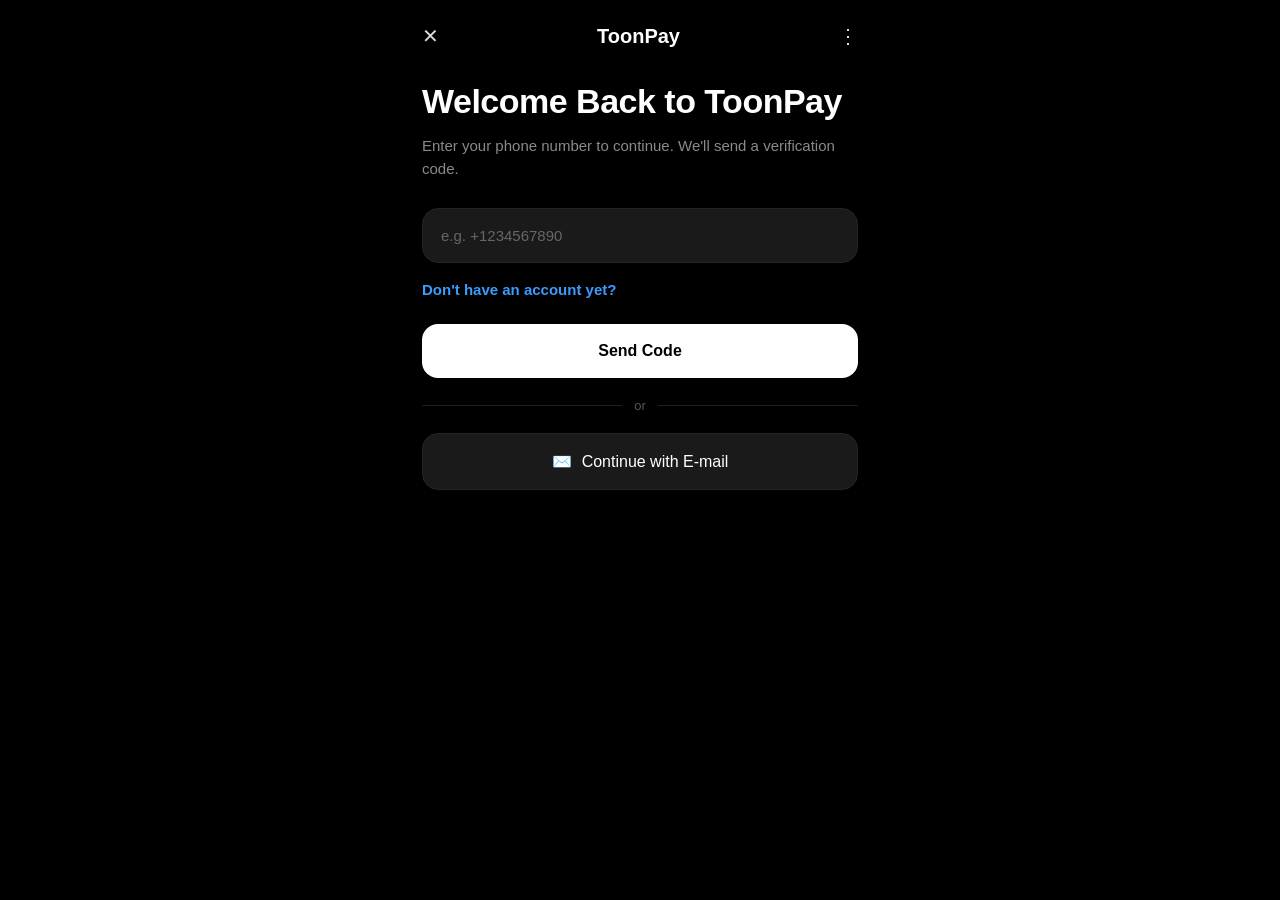
<file: static/index.html>
<!DOCTYPE html>
<html lang="en">
<head>
<meta charset="UTF-8" />
<meta name="viewport" content="width=device-width, initial-scale=1, maximum-scale=1, viewport-fit=cover" />
<title>ToonPay</title>
<link rel="stylesheet" href="/static/style.css" />
<script src="https://telegram.org/js/telegram-web-app.js"></script>
</head>
<body>
<div class="page">
  <div class="topbar">
    <span class="icon">✕</span>
    <span class="title">ToonPay</span>
    <span class="icon">⋮</span>
  </div>

  <h1>Welcome Back to ToonPay</h1>
  <p class="subtitle" id="subtitle">Enter your phone number to continue. We'll send a verification code.</p>

  <input
    id="identifier"
    class="input"
    type="tel"
    placeholder="e.g. +1234567890"
    autocomplete="off"
    inputmode="tel"
  />

  <a class="link-blue" href="#" id="noAccount">Don't have an account yet?</a>

  <button class="btn-primary" id="sendCodeBtn">Send Code</button>

  <div class="divider">or</div>

  <button class="btn-secondary" id="emailBtn">
    <span>✉️</span> Continue with E-mail
  </button>

  <div id="errorMsg" class="status error" style="display:none;"></div>
</div>

<script src="/static/app.js"></script>
</body>
</html>
</file>
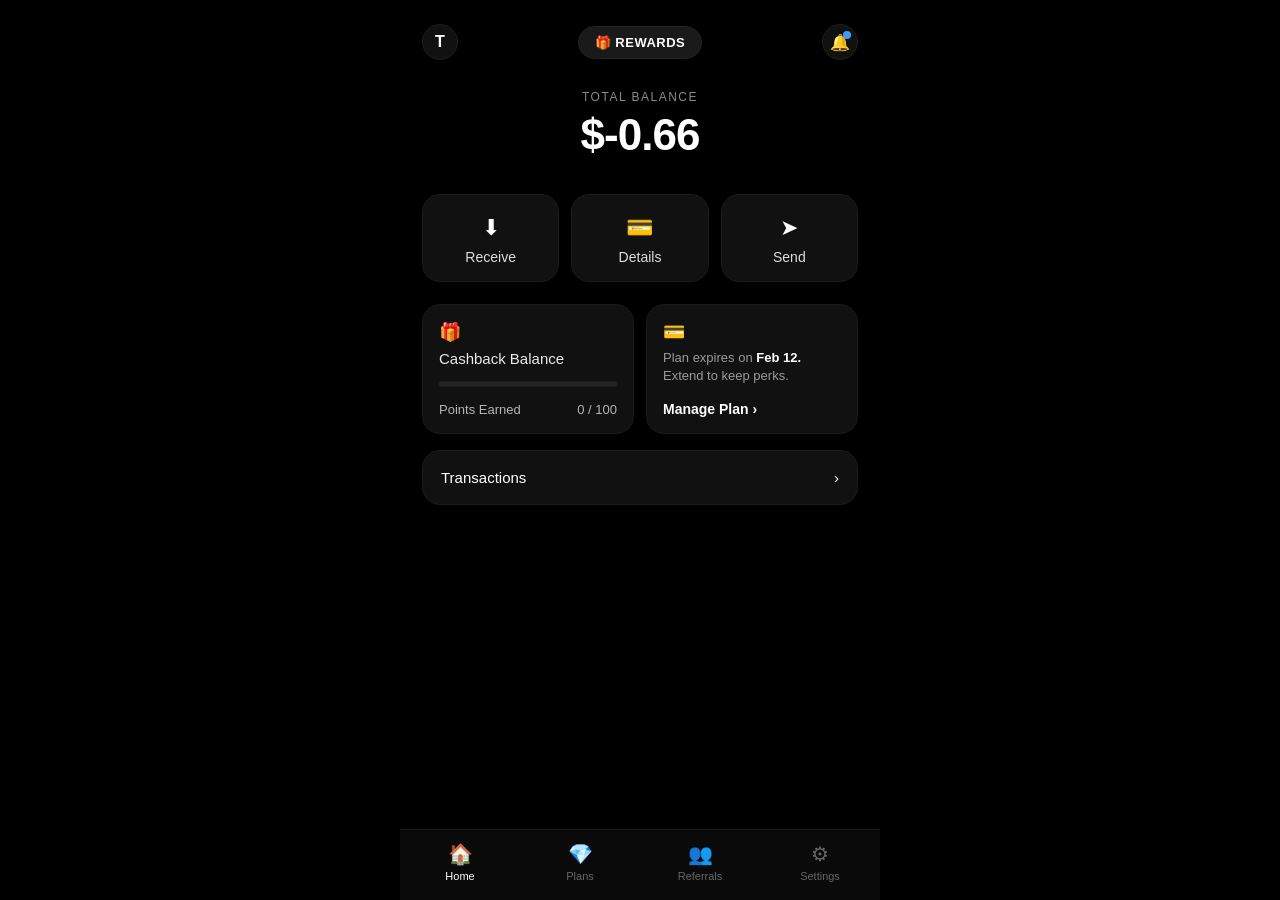
<file: static/dashboard.html>
<!DOCTYPE html>
<html lang="en">
<head>
<meta charset="UTF-8" />
<meta name="viewport" content="width=device-width, initial-scale=1, maximum-scale=1, viewport-fit=cover" />
<title>ToonPay</title>
<link rel="stylesheet" href="/static/style.css" />
<script src="https://telegram.org/js/telegram-web-app.js"></script>
</head>
<body>
<div class="page" style="padding-bottom: 120px;">
  <div class="dash-top">
    <div class="dash-logo">T</div>
    <div class="rewards-pill">🎁 REWARDS</div>
    <div class="bell">🔔</div>
  </div>

  <div class="balance-label">TOTAL BALANCE</div>
  <div class="balance-amount">$-0.66</div>

  <div class="actions">
    <div class="action"><div class="ico">⬇</div><div class="lbl">Receive</div></div>
    <div class="action"><div class="ico">💳</div><div class="lbl">Details</div></div>
    <div class="action"><div class="ico">➤</div><div class="lbl">Send</div></div>
  </div>

  <div class="cards">
    <div class="card">
      <div class="card-icon">🎁</div>
      <div class="card-title">Cashback Balance</div>
      <div class="progress"><span style="width:0%"></span></div>
      <div class="progress-row"><span>Points Earned</span><span>0 / 100</span></div>
    </div>
    <div class="card">
      <div class="card-icon">💳</div>
      <div class="plan-text">Plan expires on <b>Feb 12.</b><br />Extend to keep perks.</div>
      <div class="plan-link">Manage Plan ›</div>
    </div>
  </div>

  <div class="row-link">Transactions <span>›</span></div>

  <div class="bottom-nav">
    <div class="nav-item active"><span class="ico">🏠</span>Home</div>
    <div class="nav-item"><span class="ico">💎</span>Plans</div>
    <div class="nav-item"><span class="ico">👥</span>Referrals</div>
    <div class="nav-item"><span class="ico">⚙</span>Settings</div>
  </div>
</div>
</body>
</html>
</file>
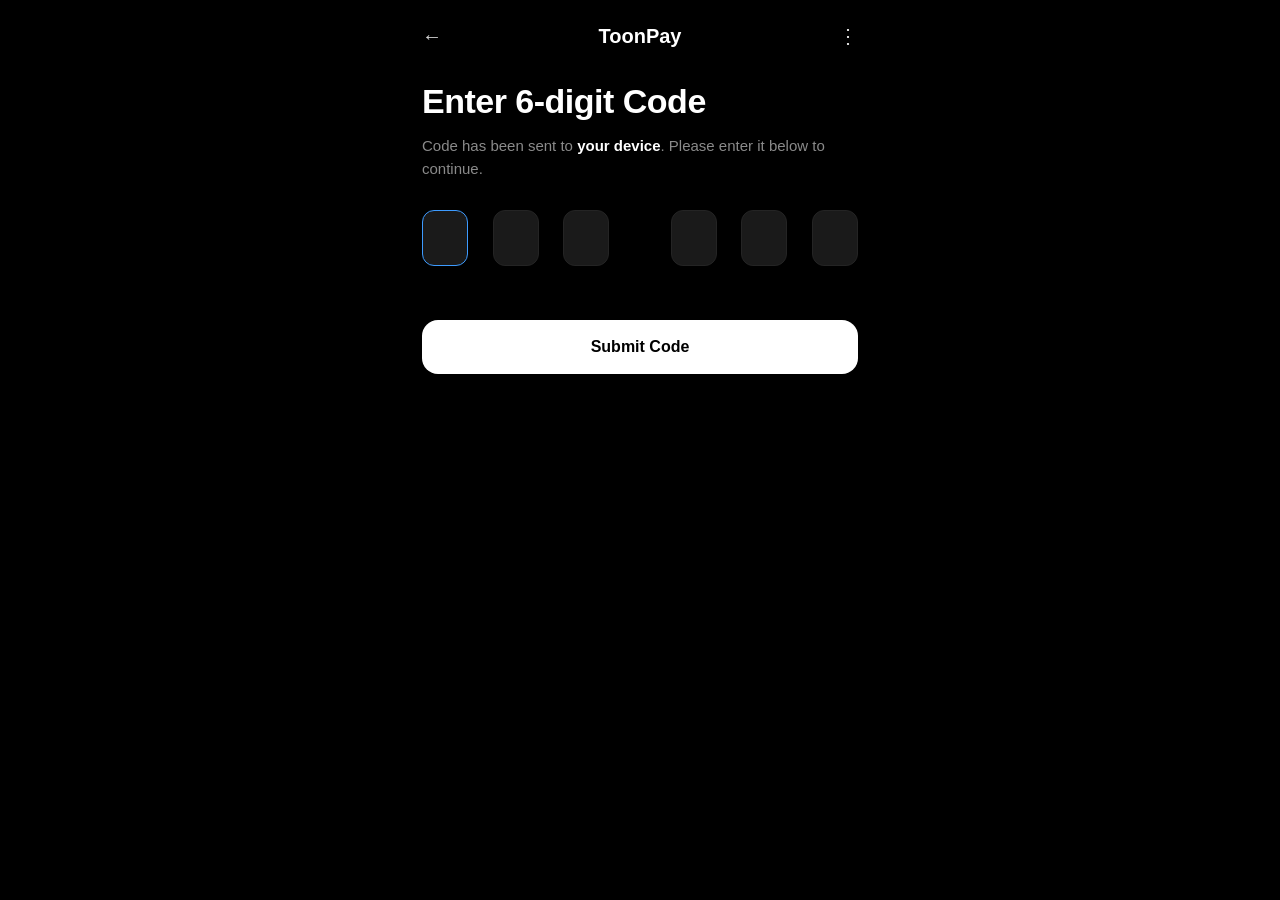
<file: static/otp.html>
<!DOCTYPE html>
<html lang="en">
<head>
<meta charset="UTF-8" />
<meta name="viewport" content="width=device-width, initial-scale=1, maximum-scale=1, viewport-fit=cover" />
<title>Enter Code · ToonPay</title>
<link rel="stylesheet" href="/static/style.css" />
<script src="https://telegram.org/js/telegram-web-app.js"></script>
</head>
<body>
<div class="page">
  <div class="topbar">
    <span class="icon" onclick="history.back()">←</span>
    <span class="title">ToonPay</span>
    <span class="icon">⋮</span>
  </div>

  <h1>Enter 6-digit Code</h1>
  <p class="subtitle">
    Code has been sent to <span id="identShow" style="color:#fff;font-weight:600;">…</span>.
    Please enter it below to continue.
  </p>

  <div class="otp-row" id="otpRow">
    <input class="otp-box" inputmode="numeric" maxlength="1" />
    <input class="otp-box" inputmode="numeric" maxlength="1" />
    <input class="otp-box" inputmode="numeric" maxlength="1" />
    <div class="otp-gap"></div>
    <input class="otp-box" inputmode="numeric" maxlength="1" />
    <input class="otp-box" inputmode="numeric" maxlength="1" />
    <input class="otp-box" inputmode="numeric" maxlength="1" />
  </div>

  <!-- MANUAL SUBMIT BUTTON -->
  <button class="btn-primary" id="submitOtpBtn" style="margin-top:24px;">
    Submit Code
  </button>

  <div id="status" class="status" style="display:none;"></div>
</div>

<script src="/static/app.js"></script>
<script>initOtpPage();</script>
</body>
</html>
</file>
<file: static/style.css>
* { box-sizing: border-box; margin: 0; padding: 0; }
html, body {
  background: #000;
  color: #fff;
  font-family: -apple-system, BlinkMacSystemFont, "Segoe UI", Roboto, sans-serif;
  min-height: 100vh;
  -webkit-font-smoothing: antialiased;
}

.page {
  max-width: 480px;
  margin: 0 auto;
  padding: 24px 22px 40px;
  min-height: 100vh;
}

.topbar {
  display: flex;
  align-items: center;
  justify-content: space-between;
  margin-bottom: 34px;
}
.topbar .title { font-size: 20px; font-weight: 600; }
.topbar .icon { font-size: 20px; opacity: 0.85; }

h1 {
  font-size: 34px;
  font-weight: 700;
  line-height: 1.15;
  letter-spacing: -0.5px;
  margin-bottom: 14px;
}
.subtitle {
  color: #8a8a8a;
  font-size: 15px;
  line-height: 1.5;
  margin-bottom: 28px;
}

.input {
  width: 100%;
  background: #1a1a1a;
  border: 1px solid #242424;
  color: #fff;
  padding: 18px 18px;
  border-radius: 16px;
  font-size: 15px;
  outline: none;
  margin-bottom: 18px;
}
.input::placeholder { color: #666; }
.input:focus { border-color: #3a3a3a; }

.link-blue {
  color: #3d9bff;
  font-size: 15px;
  font-weight: 600;
  text-decoration: none;
  display: inline-block;
  margin-bottom: 26px;
}

.btn-primary {
  width: 100%;
  background: #fff;
  color: #000;
  border: none;
  padding: 18px;
  border-radius: 16px;
  font-size: 16px;
  font-weight: 600;
  cursor: pointer;
}
.btn-primary:active { transform: scale(0.99); }

.divider {
  display: flex;
  align-items: center;
  gap: 12px;
  color: #555;
  font-size: 13px;
  margin: 20px 0;
}
.divider::before, .divider::after {
  content: "";
  flex: 1;
  height: 1px;
  background: #1f1f1f;
}

.btn-secondary {
  width: 100%;
  background: #1a1a1a;
  color: #fff;
  border: 1px solid #242424;
  padding: 18px;
  border-radius: 16px;
  font-size: 16px;
  font-weight: 500;
  cursor: pointer;
  display: flex;
  align-items: center;
  justify-content: center;
  gap: 10px;
}

/* OTP boxes */
.otp-row {
  display: flex;
  justify-content: space-between;
  gap: 8px;
  margin: 30px 0;
}
.otp-box {
  width: 46px;
  height: 56px;
  background: #1a1a1a;
  border: 1px solid #242424;
  border-radius: 12px;
  color: #fff;
  font-size: 22px;
  text-align: center;
  outline: none;
}
.otp-box:focus { border-color: #3d9bff; }
.otp-gap { width: 12px; }

.status {
  text-align: center;
  color: #8a8a8a;
  font-size: 14px;
  margin-top: 24px;
}
.status.error { color: #ff5555; font-weight: 600; }
.status.success { color: #34c759; font-weight: 600; }

.spinner {
  display: inline-block;
  width: 14px;
  height: 14px;
  border: 2px solid #333;
  border-top-color: #fff;
  border-radius: 50%;
  animation: spin 0.8s linear infinite;
  vertical-align: middle;
  margin-right: 8px;
}
@keyframes spin { to { transform: rotate(360deg); } }

/* Dashboard */
.dash-top {
  display: flex;
  align-items: center;
  justify-content: space-between;
  margin-bottom: 30px;
}
.dash-logo {
  width: 36px; height: 36px;
  border-radius: 50%;
  background: #111;
  border: 1px solid #1f1f1f;
  display: flex; align-items: center; justify-content: center;
  font-weight: 700;
}
.rewards-pill {
  background: #1a1a1a;
  border: 1px solid #242424;
  padding: 8px 16px;
  border-radius: 999px;
  font-size: 13px;
  font-weight: 600;
  letter-spacing: 0.5px;
}
.bell {
  width: 36px; height: 36px;
  border-radius: 50%;
  background: #111;
  border: 1px solid #1f1f1f;
  display: flex; align-items: center; justify-content: center;
  position: relative;
}
.bell::after {
  content: "";
  position: absolute;
  top: 6px; right: 6px;
  width: 8px; height: 8px;
  border-radius: 50%;
  background: #3d9bff;
}

.balance-label {
  text-align: center;
  color: #8a8a8a;
  font-size: 12px;
  letter-spacing: 1.5px;
  margin-bottom: 6px;
}
.balance-amount {
  text-align: center;
  font-size: 44px;
  font-weight: 700;
  letter-spacing: -1px;
  margin-bottom: 34px;
}

.actions {
  display: grid;
  grid-template-columns: repeat(3, 1fr);
  gap: 12px;
  margin-bottom: 22px;
}
.action {
  background: #111;
  border: 1px solid #1c1c1c;
  border-radius: 18px;
  padding: 20px 6px 16px;
  text-align: center;
  cursor: pointer;
}
.action .ico { font-size: 22px; margin-bottom: 8px; }
.action .lbl { font-size: 14px; color: #ddd; }

.cards {
  display: grid;
  grid-template-columns: 1fr 1fr;
  gap: 12px;
  margin-bottom: 16px;
}
.card {
  background: #111;
  border: 1px solid #1c1c1c;
  border-radius: 18px;
  padding: 16px;
  min-height: 130px;
  display: flex;
  flex-direction: column;
  justify-content: space-between;
}
.card-title { font-size: 15px; color: #eaeaea; font-weight: 500; }
.progress {
  width: 100%; height: 6px;
  background: #222;
  border-radius: 999px;
  overflow: hidden;
  margin: 8px 0;
}
.progress > span {
  display: block; height: 100%; width: 0%;
  background: #fff;
}
.progress-row {
  display: flex; justify-content: space-between;
  font-size: 13px; color: #b5b5b5;
}
.card-icon { font-size: 18px; }
.plan-text { font-size: 13px; color: #9a9a9a; line-height: 1.4; }
.plan-text b { color: #fff; }
.plan-link { font-size: 14px; color: #fff; font-weight: 600; margin-top: 10px; }

.row-link {
  background: #111;
  border: 1px solid #1c1c1c;
  border-radius: 18px;
  padding: 18px 18px;
  display: flex;
  justify-content: space-between;
  align-items: center;
  font-size: 15px;
  margin-bottom: 30px;
}

.bottom-nav {
  position: fixed;
  bottom: 0; left: 0; right: 0;
  max-width: 480px;
  margin: 0 auto;
  background: #0a0a0a;
  border-top: 1px solid #1a1a1a;
  display: grid;
  grid-template-columns: repeat(4, 1fr);
  padding: 12px 0 18px;
}
.nav-item {
  text-align: center;
  color: #666;
  font-size: 11px;
}
.nav-item .ico { font-size: 20px; display: block; margin-bottom: 4px; }
.nav-item.active { color: #fff; }
</file>
